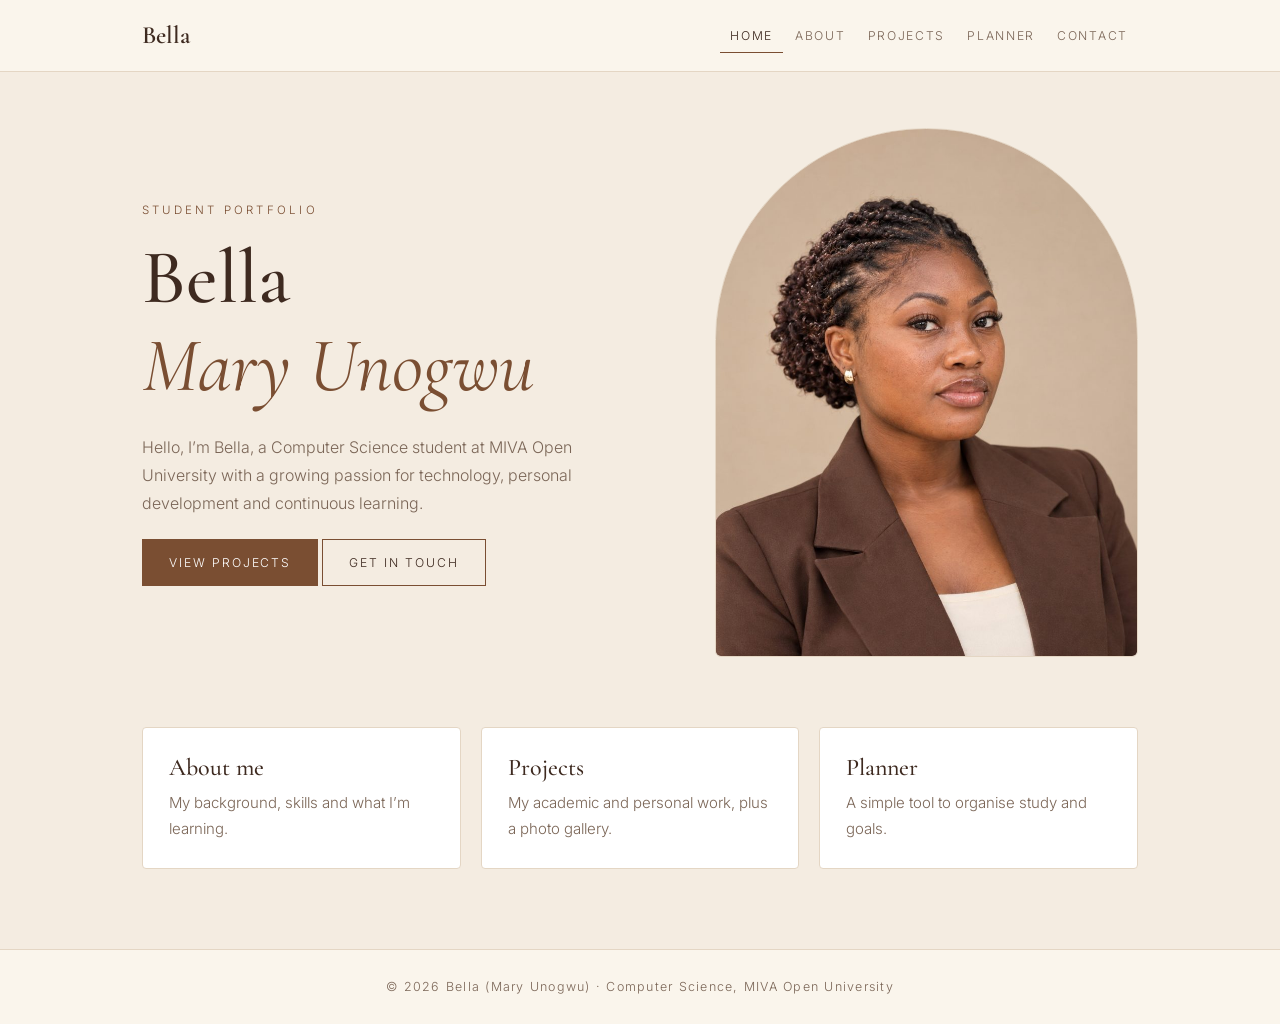
<file: index.html>
<!DOCTYPE html>
<html lang="en">
<head>
<meta charset="utf-8">
<meta name="viewport" content="width=device-width, initial-scale=1">
<meta name="description" content="Student portfolio of Bella (Mary Unogwu), Computer Science student at MIVA Open University.">
<title>Home | Bella (Mary Unogwu)</title>
<link rel="stylesheet" href="https://fonts.googleapis.com/css2?family=Cormorant+Garamond:wght@400;500;600&family=Inter:wght@300;400;500&display=swap">
<link rel="stylesheet" href="style.css">
</head>
<body>
<header><div class="wrap bar"><a class="brand" href="index.html">Bella</a><nav><a href="index.html" class=on>Home</a><a href="about.html">About</a><a href="projects.html">Projects</a><a href="planner.html">Planner</a><a href="contact.html">Contact</a></nav></div></header>
<main><div class="wrap">
<section class="split">
<div>
<div class="eyebrow">Student Portfolio</div>
<h1>Bella<br><em style="font-weight:400;color:var(--accent)">Mary Unogwu</em></h1>
<p class="muted" style="margin:22px 0;max-width:480px">Hello, I’m Bella, a Computer Science student at MIVA Open University with a growing passion for technology, personal development and continuous learning.</p>
<a class="btn" href="projects.html">View projects</a> <a class="btn ghost" href="contact.html">Get in touch</a>
</div>
<img class="photo" src="images/bella-portrait.jpg" alt="Portrait of Bella in a chocolate brown blazer against a warm beige background">
</section>
<section class="grid" style="margin-top:70px">
<a class="card link" href="about.html"><h3>About me</h3><p>My background, skills and what I’m learning.</p></a>
<a class="card link" href="projects.html"><h3>Projects</h3><p>My academic and personal work, plus a photo gallery.</p></a>
<a class="card link" href="planner.html"><h3>Planner</h3><p>A simple tool to organise study and goals.</p></a>
</section>
</div></main>
<footer>&copy; <span id="year">2026</span> Bella (Mary Unogwu) &middot; Computer Science, MIVA Open University</footer>
<script src="script.js"></script>
</body>
</html>
</file>
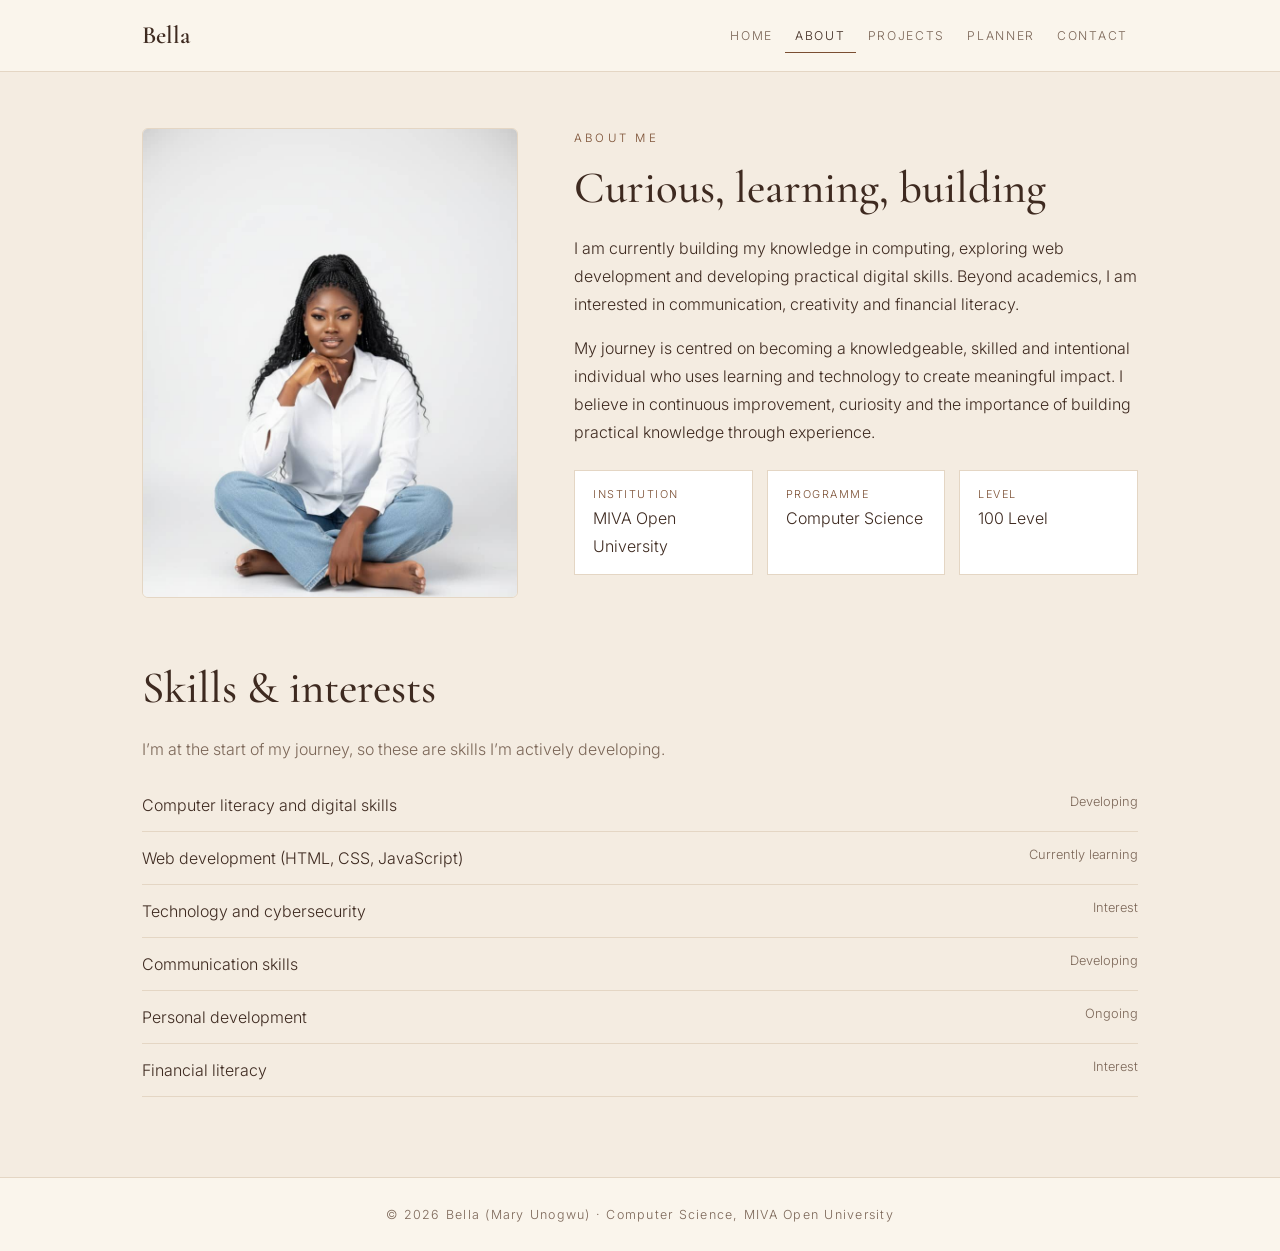
<file: about.html>
<!DOCTYPE html>
<html lang="en">
<head>
<meta charset="utf-8">
<meta name="viewport" content="width=device-width, initial-scale=1">
<meta name="description" content="Student portfolio of Bella (Mary Unogwu), Computer Science student at MIVA Open University.">
<title>About | Bella (Mary Unogwu)</title>
<link rel="stylesheet" href="https://fonts.googleapis.com/css2?family=Cormorant+Garamond:wght@400;500;600&family=Inter:wght@300;400;500&display=swap">
<link rel="stylesheet" href="style.css">
</head>
<body>
<header><div class="wrap bar"><a class="brand" href="index.html">Bella</a><nav><a href="index.html">Home</a><a href="about.html" class=on>About</a><a href="projects.html">Projects</a><a href="planner.html">Planner</a><a href="contact.html">Contact</a></nav></div></header>
<main><div class="wrap">
<section class="split rev">
<img class="photo sq" src="images/bella-seated.jpg" alt="Bella sitting on the floor in a white shirt and jeans, resting her chin on her hand">
<div>
<div class="eyebrow">About me</div>
<h2>Curious, learning, building</h2>
<p>I am currently building my knowledge in computing, exploring web development and developing practical digital skills. Beyond academics, I am interested in communication, creativity and financial literacy.</p>
<p>My journey is centred on becoming a knowledgeable, skilled and intentional individual who uses learning and technology to create meaningful impact. I believe in continuous improvement, curiosity and the importance of building practical knowledge through experience.</p>
<div class="facts">
<div><small>Institution</small>MIVA Open University</div>
<div><small>Programme</small>Computer Science</div>
<div><small>Level</small>100 Level</div>
</div>
</div>
</section>
<section style="margin-top:64px">
<h2>Skills &amp; interests</h2>
<p class="muted">I’m at the start of my journey, so these are skills I’m actively developing.</p>
<ul class="skills">
<li>Computer literacy and digital skills <span>Developing</span></li>
<li>Web development (HTML, CSS, JavaScript) <span>Currently learning</span></li>
<li>Technology and cybersecurity <span>Interest</span></li>
<li>Communication skills <span>Developing</span></li>
<li>Personal development <span>Ongoing</span></li>
<li>Financial literacy <span>Interest</span></li>
</ul>
</section>
</div></main>
<footer>&copy; <span id="year">2026</span> Bella (Mary Unogwu) &middot; Computer Science, MIVA Open University</footer>
<script src="script.js"></script>
</body>
</html>
</file>
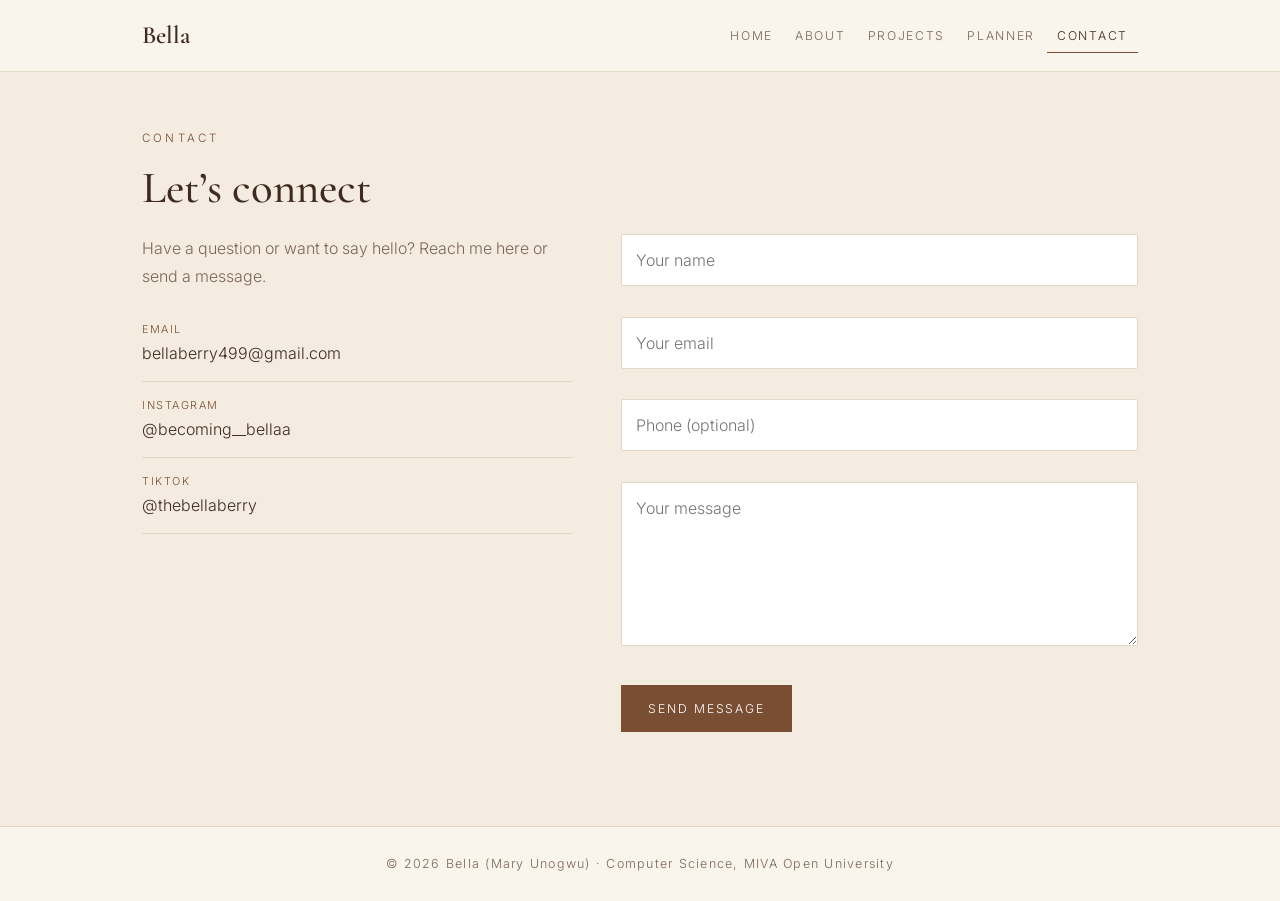
<file: contact.html>
<!DOCTYPE html>
<html lang="en">
<head>
<meta charset="utf-8">
<meta name="viewport" content="width=device-width, initial-scale=1">
<meta name="description" content="Student portfolio of Bella (Mary Unogwu), Computer Science student at MIVA Open University.">
<title>Contact | Bella (Mary Unogwu)</title>
<link rel="stylesheet" href="https://fonts.googleapis.com/css2?family=Cormorant+Garamond:wght@400;500;600&family=Inter:wght@300;400;500&display=swap">
<link rel="stylesheet" href="style.css">
</head>
<body>
<header><div class="wrap bar"><a class="brand" href="index.html">Bella</a><nav><a href="index.html">Home</a><a href="about.html">About</a><a href="projects.html">Projects</a><a href="planner.html">Planner</a><a href="contact.html" class=on>Contact</a></nav></div></header>
<main><div class="wrap">
<div class="eyebrow">Contact</div>
<h2>Let’s connect</h2>
<div class="contact">
<div class="links">
<p class="muted">Have a question or want to say hello? Reach me here or send a message.</p>
<a href="mailto:bellaberry499@gmail.com"><small>Email</small>bellaberry499@gmail.com</a>
<a href="https://www.instagram.com/becoming__bellaa" target="_blank" rel="noopener"><small>Instagram</small>@becoming__bellaa</a>
<a href="https://www.tiktok.com/@thebellaberry" target="_blank" rel="noopener"><small>TikTok</small>@thebellaberry</a>
</div>
<div class="cf">
<div><input type="text" id="n" placeholder="Your name" aria-label="Your name" autocomplete="name"><div class="err" id="en"></div></div>
<div><input type="email" id="e" placeholder="Your email" aria-label="Your email" autocomplete="email"><div class="err" id="ee"></div></div>
<div><input type="text" id="p" placeholder="Phone (optional)" aria-label="Phone" inputmode="tel"><div class="err" id="ep"></div></div>
<div><textarea id="m" rows="5" placeholder="Your message" aria-label="Your message"></textarea><div class="err" id="em"></div></div>
<button class="btn" id="send">Send message</button>
<div class="ok" id="ok" role="status"></div>
</div>
</div>
</div></main>
<footer>&copy; <span id="year">2026</span> Bella (Mary Unogwu) &middot; Computer Science, MIVA Open University</footer>
<script src="script.js"></script>
</body>
</html>
</file>
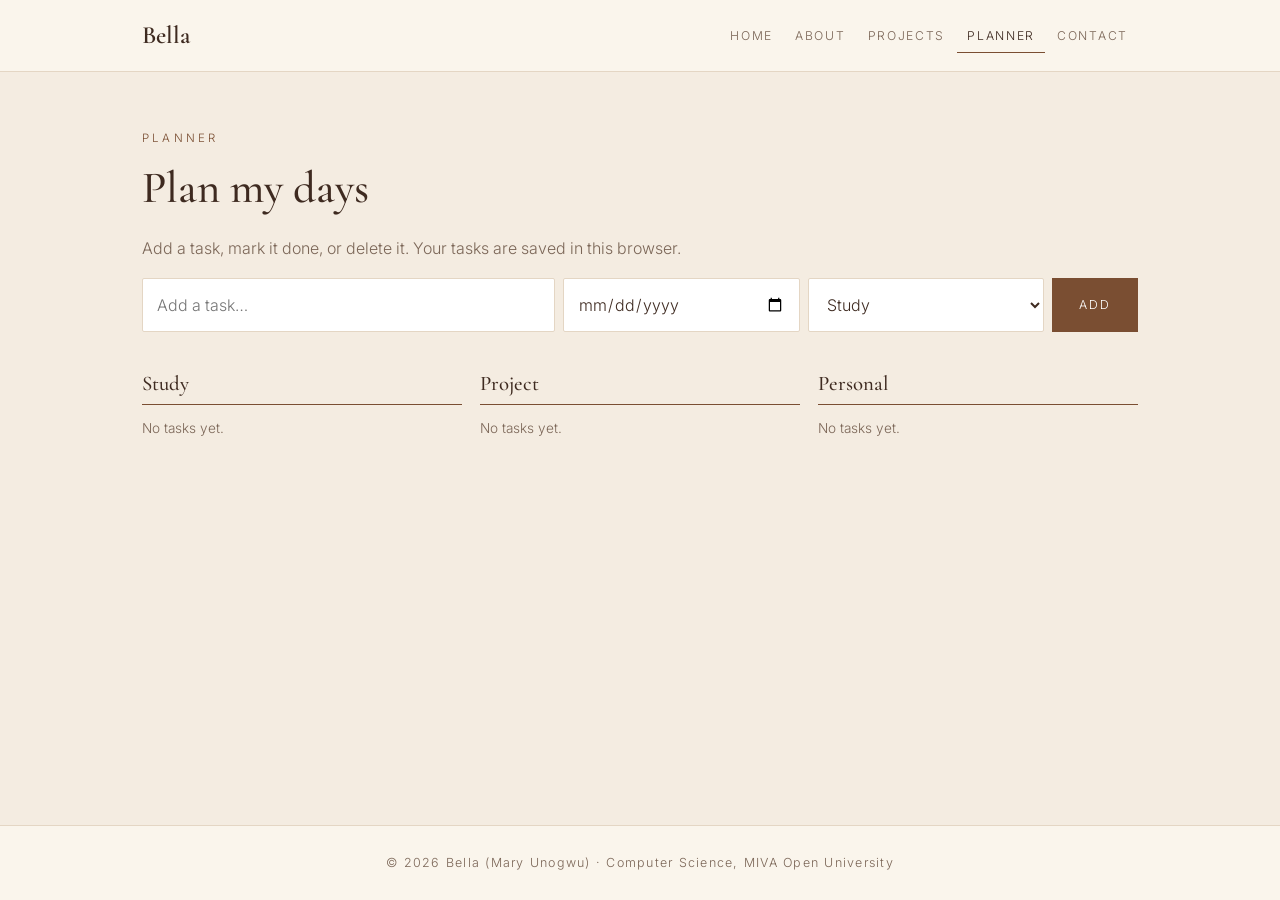
<file: planner.html>
<!DOCTYPE html>
<html lang="en">
<head>
<meta charset="utf-8">
<meta name="viewport" content="width=device-width, initial-scale=1">
<meta name="description" content="Student portfolio of Bella (Mary Unogwu), Computer Science student at MIVA Open University.">
<title>Planner | Bella (Mary Unogwu)</title>
<link rel="stylesheet" href="https://fonts.googleapis.com/css2?family=Cormorant+Garamond:wght@400;500;600&family=Inter:wght@300;400;500&display=swap">
<link rel="stylesheet" href="style.css">
</head>
<body>
<header><div class="wrap bar"><a class="brand" href="index.html">Bella</a><nav><a href="index.html">Home</a><a href="about.html">About</a><a href="projects.html">Projects</a><a href="planner.html" class=on>Planner</a><a href="contact.html">Contact</a></nav></div></header>
<main><div class="wrap">
<div class="eyebrow">Planner</div>
<h2>Plan my days</h2>
<p class="muted">Add a task, mark it done, or delete it. Your tasks are saved in this browser.</p>
<div class="add">
<input type="text" id="t" placeholder="Add a task…" aria-label="Task">
<input type="date" id="d" aria-label="Due date">
<select id="c" aria-label="Category"><option>Study</option><option>Project</option><option>Personal</option></select>
<button class="btn" id="go">Add</button>
</div>
<div class="err" id="tmsg" style="margin:-16px 0 16px"></div>
<div class="cols" id="cols"></div>
</div></main>
<footer>&copy; <span id="year">2026</span> Bella (Mary Unogwu) &middot; Computer Science, MIVA Open University</footer>
<script src="script.js"></script>
</body>
</html>
</file>
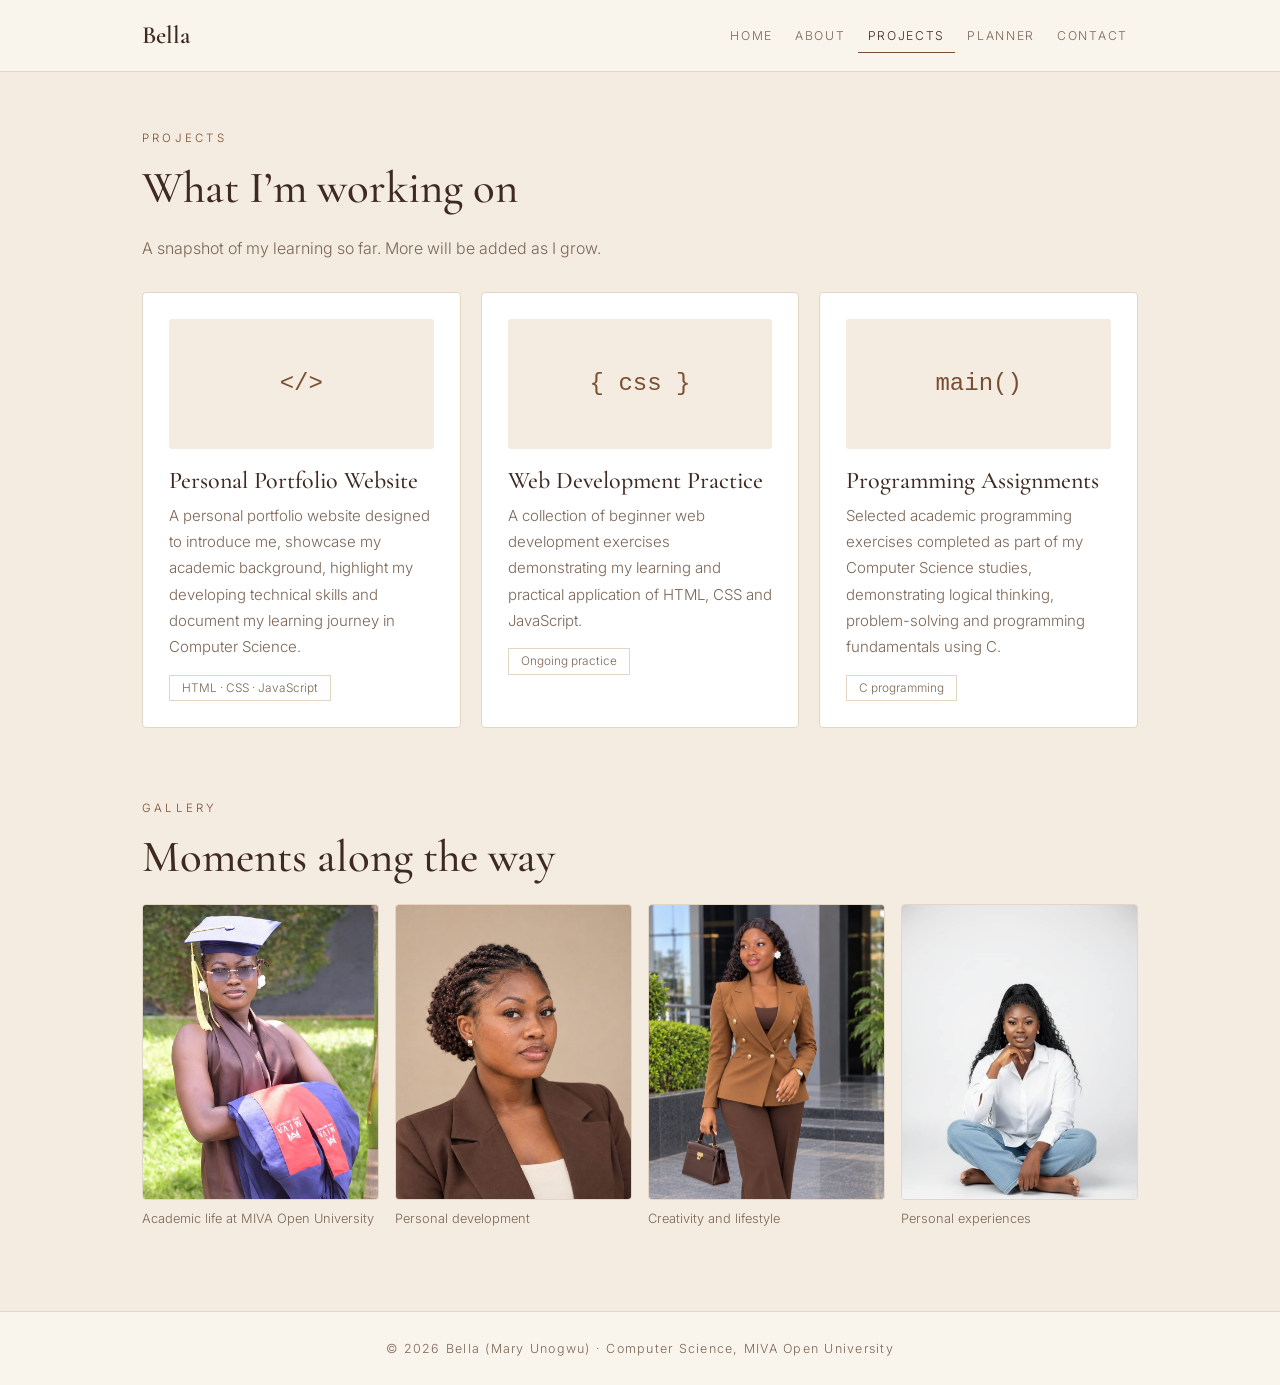
<file: projects.html>
<!DOCTYPE html>
<html lang="en">
<head>
<meta charset="utf-8">
<meta name="viewport" content="width=device-width, initial-scale=1">
<meta name="description" content="Student portfolio of Bella (Mary Unogwu), Computer Science student at MIVA Open University.">
<title>Projects | Bella (Mary Unogwu)</title>
<link rel="stylesheet" href="https://fonts.googleapis.com/css2?family=Cormorant+Garamond:wght@400;500;600&family=Inter:wght@300;400;500&display=swap">
<link rel="stylesheet" href="style.css">
</head>
<body>
<header><div class="wrap bar"><a class="brand" href="index.html">Bella</a><nav><a href="index.html">Home</a><a href="about.html">About</a><a href="projects.html" class=on>Projects</a><a href="planner.html">Planner</a><a href="contact.html">Contact</a></nav></div></header>
<main><div class="wrap">
<div class="eyebrow">Projects</div>
<h2>What I’m working on</h2>
<p class="muted" style="max-width:560px">A snapshot of my learning so far. More will be added as I grow.</p>
<div class="grid">
<div class="card"><div class="art">&lt;/&gt;</div><h3>Personal Portfolio Website</h3><p>A personal portfolio website designed to introduce me, showcase my academic background, highlight my developing technical skills and document my learning journey in Computer Science.</p><span class="tag">HTML · CSS · JavaScript</span></div>
<div class="card"><div class="art">{ css }</div><h3>Web Development Practice</h3><p>A collection of beginner web development exercises demonstrating my learning and practical application of HTML, CSS and JavaScript.</p><span class="tag">Ongoing practice</span></div>
<div class="card"><div class="art">main()</div><h3>Programming Assignments</h3><p>Selected academic programming exercises completed as part of my Computer Science studies, demonstrating logical thinking, problem-solving and programming fundamentals using C.</p><span class="tag">C programming</span></div>
</div>
<section style="margin-top:70px">
<div class="eyebrow">Gallery</div>
<h2>Moments along the way</h2>
<div class="gallery">
<figure><img src="images/bella-graduation.jpg" alt="Bella in a graduation cap holding a MIVA Open University gown and stole" loading="lazy"><figcaption>Academic life at MIVA Open University</figcaption></figure>
<figure><img src="images/bella-portrait.jpg" alt="Portrait of Bella in a brown blazer" loading="lazy"><figcaption>Personal development</figcaption></figure>
<figure><img src="images/bella-blazer.jpg" alt="Bella in a tan blazer holding a brown handbag outside a modern building" loading="lazy"><figcaption>Creativity and lifestyle</figcaption></figure>
<figure><img src="images/bella-seated.jpg" alt="Bella sitting in a white shirt and jeans" loading="lazy"><figcaption>Personal experiences</figcaption></figure>
</div>
</section>
</div></main>
<footer>&copy; <span id="year">2026</span> Bella (Mary Unogwu) &middot; Computer Science, MIVA Open University</footer>
<script src="script.js"></script>
</body>
</html>
</file>
<file: style.css>
/* ===== Bella's Portfolio - style.css ===== */
:root{--bg:#f4ece1;--cream:#faf5ec;--white:#fff;--ink:#3e2a20;--muted:#7b6657;--accent:#7a4e32;--line:#e4d6c4}
*{box-sizing:border-box}
html{scroll-behavior:smooth}
body{margin:0;background:var(--bg);color:var(--ink);font-family:Inter,system-ui,sans-serif;font-weight:300;line-height:1.75;display:flex;flex-direction:column;min-height:100vh}
h1,h2,h3{font-family:"Cormorant Garamond",Georgia,serif;font-weight:500;line-height:1.15;margin:0}
a{color:inherit}
img{max-width:100%;display:block}
.wrap{max-width:1040px;margin:auto;padding:0 22px;width:100%}
main{flex:1;padding:56px 0 80px;animation:fade .6s ease}
@keyframes fade{from{opacity:0;transform:translateY(8px)}to{opacity:1;transform:none}}
@media(prefers-reduced-motion:reduce){main{animation:none}}
header{position:sticky;top:0;z-index:5;background:var(--cream);border-bottom:1px solid var(--line)}
.bar{display:flex;align-items:center;justify-content:space-between;gap:12px;flex-wrap:wrap;padding-top:14px;padding-bottom:14px}
.brand{font-family:"Cormorant Garamond",Georgia,serif;font-size:1.55rem;font-weight:600;text-decoration:none}
nav{display:flex;flex-wrap:wrap;gap:2px}
nav a{text-decoration:none;font-size:.76rem;letter-spacing:.14em;text-transform:uppercase;padding:6px 10px;color:var(--muted);border-bottom:1px solid transparent}
nav a:hover,nav a.on{color:var(--ink);border-color:var(--accent)}
.eyebrow{font-size:.72rem;letter-spacing:.28em;text-transform:uppercase;color:var(--accent);margin-bottom:14px}
h1{font-size:clamp(2.8rem,8vw,4.8rem)}
h2{font-size:clamp(2rem,5vw,2.8rem);margin-bottom:20px}
p{margin:0 0 16px}
.muted{color:var(--muted)}
.btn{display:inline-block;background:var(--accent);color:#fff;border:1px solid var(--accent);padding:12px 26px;font:inherit;font-size:.76rem;letter-spacing:.16em;text-transform:uppercase;text-decoration:none;cursor:pointer;transition:background .25s}
.btn:hover{background:var(--ink);border-color:var(--ink)}
.btn.ghost{background:none;color:var(--ink);border-color:var(--accent)}
.btn.ghost:hover{background:var(--accent);color:#fff}
.split{display:grid;grid-template-columns:1.1fr .9fr;gap:56px;align-items:center}
.split.rev{grid-template-columns:.8fr 1.2fr;align-items:start}
.photo{width:100%;aspect-ratio:4/5;object-fit:cover;object-position:top;border-radius:220px 220px 6px 6px;border:1px solid var(--line);background:var(--cream)}
.photo.sq{border-radius:6px}
.grid{display:grid;grid-template-columns:repeat(auto-fit,minmax(250px,1fr));gap:20px;margin-top:30px}
.card{background:var(--white);border:1px solid var(--line);padding:26px;border-radius:4px}
.card h3{font-size:1.5rem;margin-bottom:8px}
.card p{color:var(--muted);font-size:.94rem;margin:0}
.card.link{text-decoration:none;transition:transform .25s}
.card.link:hover{transform:translateY(-3px)}
.art{height:130px;background:var(--bg);border-radius:3px;margin-bottom:18px;display:flex;align-items:center;justify-content:center;font-family:ui-monospace,Consolas,monospace;font-size:1.5rem;color:var(--accent)}
.tag{display:inline-block;margin-top:14px;border:1px solid var(--line);padding:2px 12px;font-size:.74rem;color:var(--muted)}
.skills{list-style:none;padding:0;margin:0}
.skills li{display:flex;justify-content:space-between;gap:12px;padding:12px 0;border-bottom:1px solid var(--line)}
.skills span{color:var(--muted);font-size:.8rem}
.facts{display:grid;grid-template-columns:repeat(auto-fit,minmax(170px,1fr));gap:14px;margin:24px 0}
.facts div{background:var(--white);border:1px solid var(--line);padding:14px 18px}
.facts small{display:block;color:var(--accent);letter-spacing:.14em;text-transform:uppercase;font-size:.68rem}
.gallery{display:grid;grid-template-columns:repeat(auto-fit,minmax(220px,1fr));gap:16px;margin-top:10px}
.gallery figure{margin:0}
.gallery img{width:100%;aspect-ratio:4/5;object-fit:cover;object-position:top;border-radius:4px;border:1px solid var(--line)}
.gallery figcaption{font-size:.8rem;color:var(--muted);margin-top:8px}
input,textarea,select{font:inherit;width:100%;background:var(--white);color:var(--ink);border:1px solid var(--line);padding:11px 14px;border-radius:2px}
input:focus,textarea:focus,select:focus{outline:1px solid var(--accent)}
.add{display:flex;gap:8px;flex-wrap:wrap;margin-bottom:26px}
.add input[type=text]{flex:2 1 200px;width:auto}.add input[type=date],.add select{flex:1 1 130px;width:auto}
.cols{display:grid;grid-template-columns:repeat(auto-fit,minmax(230px,1fr));gap:18px}
.col h3{font-size:1.3rem;padding-bottom:8px;border-bottom:1px solid var(--accent);margin-bottom:12px}
.task{background:var(--white);border:1px solid var(--line);padding:12px 14px;margin-bottom:10px;font-size:.92rem;display:flex;justify-content:space-between;gap:10px}
.task small{display:block;color:var(--muted);font-size:.74rem}
.task.done b{text-decoration:line-through;color:var(--muted)}
.task button{display:block;background:none;border:0;color:var(--accent);cursor:pointer;font-size:.72rem;letter-spacing:.1em;text-transform:uppercase;padding:2px 0}
.empty{color:var(--muted);font-size:.85rem}
.contact{display:grid;grid-template-columns:1fr 1.2fr;gap:48px}
.links a{display:block;padding:14px 0;border-bottom:1px solid var(--line);text-decoration:none}
.links small{display:block;color:var(--accent);letter-spacing:.14em;text-transform:uppercase;font-size:.68rem}
.cf>div{margin-bottom:14px}
.err{color:#a8402c;font-size:.78rem;min-height:1.1em;margin-top:3px}
.bad{border-color:#a8402c!important}
.ok{color:var(--accent);margin-top:14px}
footer{border-top:1px solid var(--line);background:var(--cream);text-align:center;padding:26px 22px;color:var(--muted);font-size:.78rem;letter-spacing:.1em}
@media(max-width:760px){.split,.split.rev,.contact{grid-template-columns:1fr;gap:32px}.split .photo{max-width:380px}}
</file>
